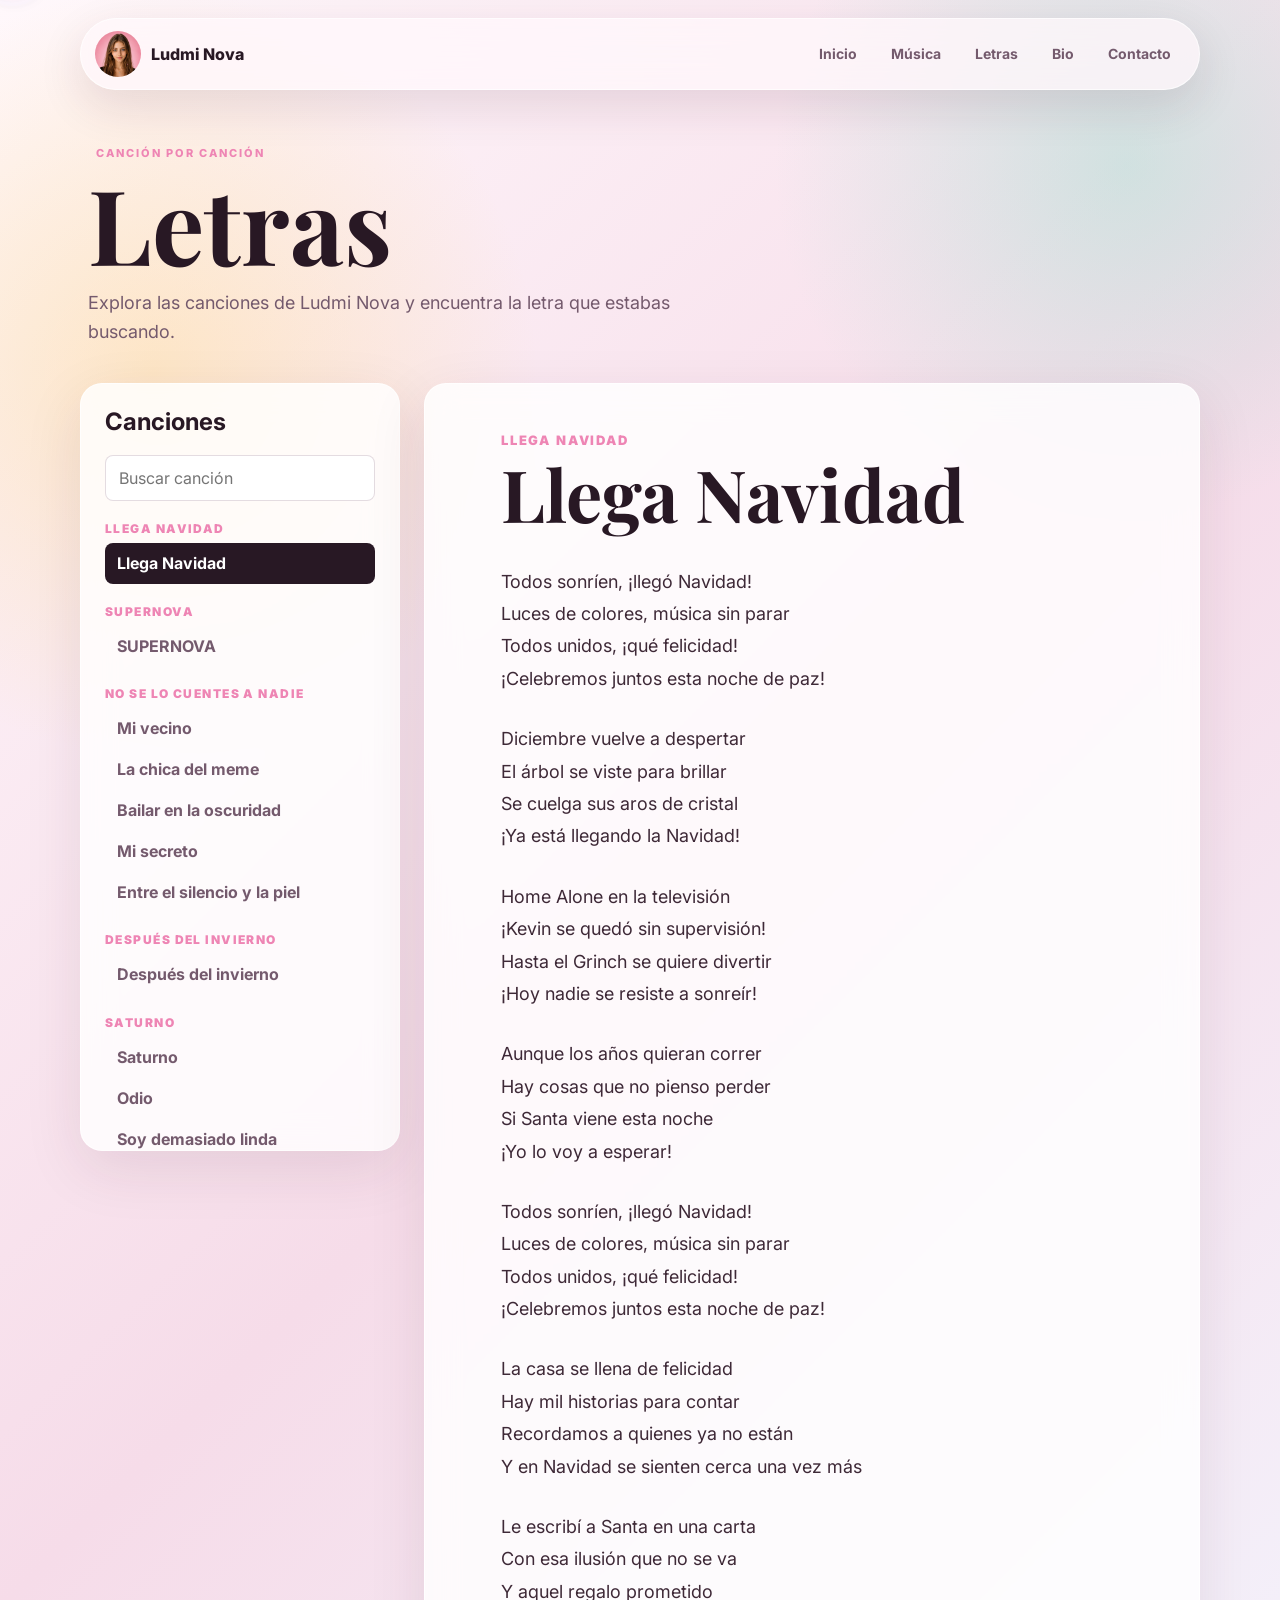
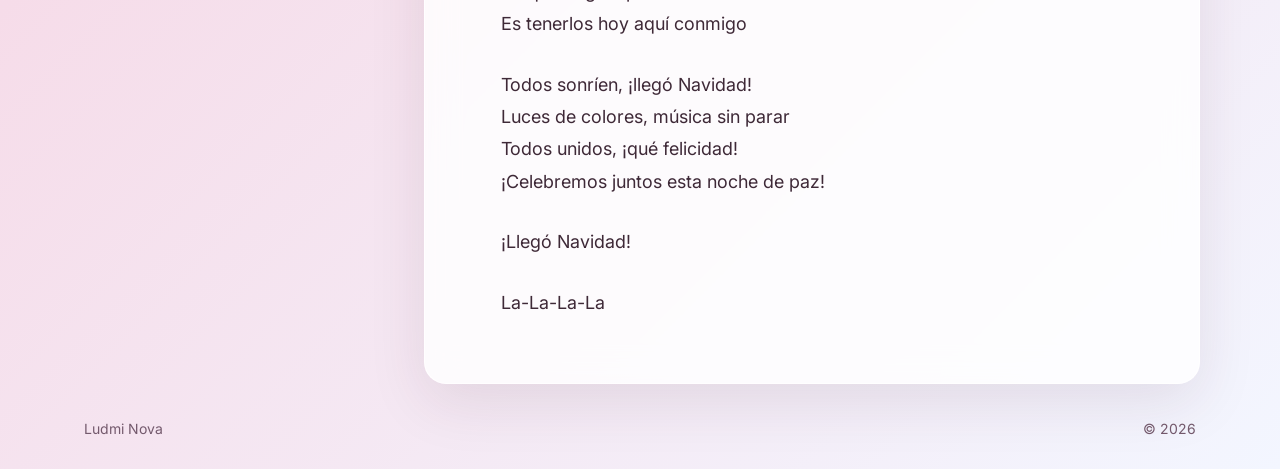
<file: letras.html>
<!DOCTYPE html>
<html lang="es">
<head>
  <meta charset="UTF-8">
  <meta name="viewport" content="width=device-width, initial-scale=1.0">
  <meta name="description" content="Letras de las canciones de Ludmi Nova.">
  <meta property="og:title" content="Letras | Ludmi Nova">
  <meta property="og:description" content="Encuentra las letras de todas las canciones de Ludmi Nova.">
  <meta property="og:image" content="ludmila.png">
  <meta property="og:type" content="website">
  <title>Letras | Ludmi Nova</title>
  <link rel="preconnect" href="https://fonts.googleapis.com">
  <link rel="preconnect" href="https://fonts.gstatic.com" crossorigin>
  <link href="https://fonts.googleapis.com/css2?family=Inter:wght@400;500;600;700;800&family=Playfair+Display:wght@700;800&display=swap" rel="stylesheet">
  <link rel="icon" href="favicon.png" type="image/png">
  <link rel="stylesheet" href="styles.css?v=20261123-3">
</head>
<body class="lyrics-page">
  <div class="floating-layer" aria-hidden="true"></div>

  <header class="site-header">
    <a class="brand" href="index.html#inicio" aria-label="Ir al inicio">
      <span class="brand-mark">
        <img src="profile.png" alt="">
      </span>
      <span class="brand-name">Ludmi Nova</span>
    </a>

    <nav class="site-nav" aria-label="Navegación principal">
      <a href="index.html#inicio">Inicio</a>
      <a href="index.html#musica">Música</a>
      <a href="letras.html" aria-current="page">Letras</a>
      <a class="nav-secondary" href="index.html#bio">Bio</a>
      <a class="nav-secondary" href="index.html#contacto">Contacto</a>
    </nav>
  </header>

  <main>
    <section class="lyrics-intro" aria-labelledby="lyrics-title">
      <p class="eyebrow">Canción por canción</p>
      <h1 id="lyrics-title">Letras</h1>
      <p>Explora las canciones de Ludmi Nova y encuentra la letra que estabas buscando.</p>
    </section>

    <section class="lyrics-browser" aria-label="Letras de canciones">
      <aside class="lyrics-directory" aria-label="Listado de canciones">
        <h2>Canciones</h2>
        <label class="sr-only" for="lyrics-search">Buscar una canción</label>
        <input class="lyrics-search" id="lyrics-search" type="search" placeholder="Buscar canción" autocomplete="off">
        <label class="sr-only" for="song-picker">Elegir una canción</label>
        <select class="song-picker" id="song-picker" aria-label="Elegir una canción"></select>
        <div class="song-list" id="song-list"></div>
      </aside>

      <article class="lyric-view" id="letra" aria-live="polite">
        <p class="lyrics-loading">Cargando letras…</p>
      </article>
    </section>
  </main>

  <footer class="site-footer">
    <span>Ludmi Nova</span>
    <span>&copy; <span id="year"></span></span>
  </footer>

  <script src="lyrics-data.js?v=20261123-1"></script>
  <script src="script.js?v=20261123-2"></script>
  <script src="lyrics.js?v=20261123-1"></script>
</body>
</html>
</file>
<file: styles.css>
:root {
  --ink: #281824;
  --muted: #745a6d;
  --rose: #f6dce9;
  --rose-strong: #ee85b4;
  --violet: #7c4ed8;
  --mint: #8ce0ca;
  --sun: #ffd36e;
  --paper: #fff8fb;
  --line: rgba(88, 40, 72, 0.16);
  --shadow: 0 24px 80px rgba(70, 25, 52, 0.2);
}

* {
  box-sizing: border-box;
}

.sr-only {
  position: absolute;
  width: 1px;
  height: 1px;
  padding: 0;
  margin: -1px;
  overflow: hidden;
  clip: rect(0, 0, 0, 0);
  white-space: nowrap;
  border: 0;
}

html {
  scroll-behavior: smooth;
}

body {
  margin: 0;
  min-height: 100vh;
  background:
    radial-gradient(circle at 12% 18%, rgba(255, 211, 110, 0.35), transparent 24rem),
    radial-gradient(circle at 88% 8%, rgba(140, 224, 202, 0.36), transparent 22rem),
    linear-gradient(135deg, #fff8fb 0%, #f6dce9 48%, #f3f6ff 100%);
  color: var(--ink);
  font-family: Inter, system-ui, -apple-system, BlinkMacSystemFont, "Segoe UI", sans-serif;
}

a {
  color: inherit;
  text-decoration: none;
}

.site-header {
  position: fixed;
  z-index: 20;
  top: 18px;
  left: 50%;
  display: flex;
  width: min(1120px, calc(100% - 32px));
  align-items: center;
  justify-content: space-between;
  gap: 18px;
  padding: 12px 14px;
  border: 1px solid rgba(255, 255, 255, 0.68);
  border-radius: 999px;
  background: rgba(255, 248, 251, 0.76);
  box-shadow: 0 16px 46px rgba(70, 25, 52, 0.12);
  backdrop-filter: blur(18px);
  transform: translateX(-50%);
}

.brand,
.site-nav,
.site-footer {
  display: flex;
  align-items: center;
}

.brand {
  gap: 10px;
  font-weight: 800;
}

.brand-mark {
  display: grid;
  width: 46px;
  height: 46px;
  place-items: center;
  border-radius: 50%;
  background: var(--ink);
  overflow: hidden;
}

.brand-mark img {
  display: block;
  width: 100%;
  height: 100%;
  object-fit: cover;
}

.site-nav {
  gap: 6px;
}

.site-nav a {
  min-height: 38px;
  padding: 10px 14px;
  border-radius: 999px;
  color: var(--muted);
  font-size: 14px;
  font-weight: 700;
}

.site-nav a:hover,
.site-nav a:focus-visible {
  background: rgba(238, 133, 180, 0.14);
  color: var(--ink);
  outline: none;
}

main {
  width: min(1120px, calc(100% - 32px));
  margin: 0 auto;
  padding: 108px 0 36px;
}

main > section {
  scroll-margin-top: 108px;
}

.hero {
  position: relative;
  display: grid;
  min-height: 690px;
  overflow: hidden;
  border: 1px solid rgba(255, 255, 255, 0.72);
  border-radius: 32px;
  background: #38202f;
  box-shadow: var(--shadow);
  isolation: isolate;
}

.hero-media {
  position: absolute;
  inset: 0;
  background-image:
    linear-gradient(90deg, rgba(40, 24, 36, 0.82) 0%, rgba(40, 24, 36, 0.58) 36%, rgba(40, 24, 36, 0.05) 68%),
    linear-gradient(0deg, rgba(40, 24, 36, 0.72), rgba(40, 24, 36, 0.04) 44%),
    url("ludmila.png");
  background-position: center, center, 54% center;
  background-size: cover;
  transform: scale(1.01);
  z-index: -2;
}

.hero::before {
  content: "";
  position: absolute;
  inset: 22px;
  border: 1px solid rgba(255, 255, 255, 0.38);
  border-radius: 24px;
  pointer-events: none;
}

.hero-copy {
  align-self: end;
  width: min(620px, 100%);
  padding: 0 52px 58px;
  color: white;
}

.eyebrow {
  margin: 0 0 16px;
  padding-left: 8px;
  color: var(--rose-strong);
  font-size: 11px;
  font-weight: 800;
  letter-spacing: 0.18em;
  text-transform: uppercase;
}

.hero .eyebrow {
  color: #ffd9e9;
  text-shadow: 0 2px 14px rgba(0, 0, 0, 0.35);
}

h1,
h2,
h3,
p {
  margin-top: 0;
}

h1,
h2 {
  font-family: "Playfair Display", Georgia, serif;
  line-height: 0.94;
}

h2 {
  margin-bottom: 0;
  font-size: clamp(42px, 8vw, 78px);
}

h3 {
  margin-bottom: 12px;
  font-size: clamp(28px, 5vw, 48px);
  line-height: 1;
}

.hero-text {
  max-width: 520px;
  padding-left: 8px;
  margin-bottom: 30px;
  color: rgba(255, 255, 255, 0.88);
  font-size: clamp(16px, 1.5vw, 20px);
  line-height: 1.55;
}

.platform-links {
  display: grid;
  grid-template-columns: repeat(3, minmax(0, 150px));
  gap: 10px;
  width: fit-content;
  max-width: 100%;
  margin: 0 0 18px;
}

.platform-link {
  display: flex;
  width: 100%;
  min-width: 0;
  min-height: 48px;
  align-items: center;
  justify-content: flex-start;
  gap: 9px;
  padding: 8px 12px;
  border: 1px solid rgba(255, 255, 255, 0.48);
  border-radius: 999px;
  background: rgba(24, 15, 22, 0.54);
  color: white;
  font-size: 13px;
  font-weight: 800;
  text-align: left;
  backdrop-filter: blur(12px);
  transition: transform 180ms ease, background 180ms ease;
}

.platform-link:hover,
.platform-link:focus-visible {
  transform: translateY(-2px);
  background: rgba(24, 15, 22, 0.72);
  outline: none;
}

.platform-mark {
  display: grid;
  flex: 0 0 auto;
  width: 30px;
  height: 30px;
  place-items: center;
  border-radius: 50%;
  overflow: hidden;
}

.platform-mark img {
  display: block;
  width: 100%;
  height: 100%;
  object-fit: cover;
}

.platform-link > span:last-child {
  flex: 1;
  min-width: 0;
  text-align: center;
}

.hero-logo {
  display: block;
  width: min(520px, 60%);
  height: auto;
  margin: 0 0 16px -14px;
  filter: drop-shadow(0 18px 32px rgba(0, 0, 0, 0.34));
  transform: scale(1.28);
  transform-origin: left center;
}

.button {
  display: inline-flex;
  min-height: 48px;
  align-items: center;
  justify-content: center;
  border: 1px solid transparent;
  border-radius: 999px;
  padding: 13px 20px;
  font-weight: 800;
  transition: transform 180ms ease, box-shadow 180ms ease, background 180ms ease;
}

.button:hover,
.button:focus-visible,
.social-link:hover,
.social-link:focus-visible {
  transform: translateY(-2px);
  outline: none;
}

.button.primary {
  background: white;
  color: var(--ink);
  box-shadow: 0 16px 34px rgba(0, 0, 0, 0.18);
}

.button.secondary {
  border-color: rgba(255, 255, 255, 0.58);
  background: rgba(255, 255, 255, 0.14);
  color: white;
  backdrop-filter: blur(14px);
}

.button.compact {
  min-width: 180px;
  color: var(--ink);
  border-color: var(--line);
  background: #ffffff;
}

.section,
.bio-section,
.music-section,
.contact-section {
  margin-top: 24px;
  padding: 44px;
  border: 1px solid rgba(255, 255, 255, 0.72);
  border-radius: 28px;
  background: rgba(255, 248, 251, 0.72);
  box-shadow: 0 18px 58px rgba(70, 25, 52, 0.1);
  backdrop-filter: blur(16px);
}

.section-heading {
  display: flex;
  align-items: end;
  justify-content: space-between;
  gap: 24px;
  margin-bottom: 26px;
}

.social-grid {
  display: grid;
  grid-template-columns: repeat(auto-fit, minmax(260px, 1fr));
  gap: 16px;
}

.social-link {
  display: flex;
  min-height: 154px;
  align-items: center;
  justify-content: flex-start;
  gap: 18px;
  overflow: hidden;
  border: 1px solid var(--line);
  border-radius: 18px;
  padding: 22px;
  background: white;
  box-shadow: 0 12px 34px rgba(70, 25, 52, 0.08);
  transition: transform 180ms ease, box-shadow 180ms ease;
}

.social-link:hover,
.social-link:focus-visible {
  box-shadow: 0 20px 44px rgba(70, 25, 52, 0.16);
}

.social-icon {
  display: grid;
  flex: 0 0 auto;
  width: 58px;
  height: 58px;
  place-items: center;
  border-radius: 50%;
  overflow: hidden;
  background: var(--ink);
  box-shadow: inset 0 0 0 1px rgba(255, 255, 255, 0.72);
}

.social-icon img {
  display: block;
  width: 100%;
  height: 100%;
  object-fit: cover;
}

.social-link strong,
.social-link small {
  display: block;
}

.social-link strong {
  margin-bottom: 7px;
  font-size: 24px;
}

.social-link small,
.bio-copy p,
.bio-facts dd,
.release-panel p,
.contact-copy p {
  color: var(--muted);
  line-height: 1.6;
}

.bio-section {
  background:
    linear-gradient(135deg, rgba(140, 224, 202, 0.2), transparent 44%),
    rgba(255, 248, 251, 0.76);
}

.bio-content {
  display: grid;
  grid-template-columns: minmax(0, 1.3fr) minmax(280px, 0.7fr);
  gap: 24px;
  align-items: start;
}

.bio-copy {
  max-width: 680px;
}

.bio-copy p {
  margin-bottom: 16px;
  font-size: clamp(17px, 2vw, 21px);
}

.bio-copy p:last-child {
  margin-bottom: 0;
}

.bio-facts {
  display: grid;
  gap: 12px;
  margin: 0;
}

.bio-facts div {
  padding: 18px;
  border: 1px solid var(--line);
  border-radius: 18px;
  background: rgba(255, 255, 255, 0.78);
}

.bio-facts dt {
  margin-bottom: 6px;
  color: var(--rose-strong);
  font-size: 11px;
  font-weight: 900;
  letter-spacing: 0.14em;
  text-transform: uppercase;
}

.bio-facts dd {
  margin: 0;
  color: var(--ink);
  font-size: 18px;
  font-weight: 800;
}

.release-grid {
  display: grid;
  grid-template-columns: repeat(2, minmax(0, 1fr));
  gap: 18px;
}

.release-card {
  display: grid;
  grid-template-columns: minmax(150px, 42%) 1fr;
  padding: 12px;
  overflow: hidden;
  border: 1px solid var(--line);
  border-radius: 18px;
  background: white;
  box-shadow: 0 12px 34px rgba(70, 25, 52, 0.08);
}

.release-card.new-release {
  border: 3px solid var(--rose-strong);
}

.release-card.new-release .release-label {
  color: var(--rose-strong);
}

.release-card > img {
  width: 100%;
  height: auto;
  aspect-ratio: 1;
  border-radius: 8px;
  object-fit: cover;
  cursor: zoom-in;
  transition: transform 180ms ease, box-shadow 180ms ease;
}

.release-card > img:hover,
.release-card > img:focus-visible {
  transform: scale(1.015);
  box-shadow: 0 10px 28px rgba(70, 25, 52, 0.18);
  outline: 3px solid rgba(238, 133, 180, 0.72);
  outline-offset: 3px;
}

.cover-dialog {
  max-width: none;
  max-height: none;
  margin: auto;
  padding: 0;
  overflow: visible;
  border: 0;
  background: transparent;
}

.cover-dialog::backdrop {
  background: rgba(24, 15, 22, 0.9);
  backdrop-filter: blur(8px);
}

.cover-dialog-image {
  display: block;
  width: auto;
  max-width: min(92vw, 1200px);
  height: auto;
  max-height: 88svh;
  border-radius: 8px;
  object-fit: contain;
  box-shadow: 0 28px 90px rgba(0, 0, 0, 0.48);
}

.cover-dialog-close {
  position: absolute;
  z-index: 1;
  top: 10px;
  right: 10px;
  display: grid;
  width: 44px;
  height: 44px;
  place-items: center;
  border: 1px solid rgba(255, 255, 255, 0.5);
  border-radius: 50%;
  background: rgba(24, 15, 22, 0.72);
  color: white;
  font: 400 30px/1 Inter, system-ui, sans-serif;
  cursor: pointer;
  backdrop-filter: blur(10px);
}

.cover-dialog-close:hover,
.cover-dialog-close:focus-visible {
  background: var(--rose-strong);
  outline: 3px solid rgba(255, 255, 255, 0.72);
  outline-offset: 2px;
}

.release-card-copy {
  display: flex;
  min-width: 0;
  flex-direction: column;
  justify-content: flex-start;
  align-items: flex-start;
  padding: 22px;
}

.release-card h3 {
  margin-bottom: 20px;
  font-size: clamp(24px, 2.7vw, 38px);
}

.release-link {
  display: inline-flex;
  min-height: 42px;
  align-items: center;
  justify-content: center;
  gap: 8px;
  border-radius: 999px;
  padding: 10px 15px;
  background: var(--ink);
  color: white;
  font-size: 13px;
  font-weight: 800;
  transition: transform 180ms ease, background 180ms ease;
}

.release-link-icon {
  width: 18px;
  height: 18px;
  flex: 0 0 18px;
  border-radius: 50%;
  object-fit: cover;
}

.release-link:hover,
.release-link:focus-visible {
  transform: translateY(-2px);
  background: #4a2b42;
  outline: none;
}

.release-link.disabled {
  opacity: 0.55;
  pointer-events: none;
}

.release-label {
  margin-bottom: 12px;
  color: var(--violet);
  font-weight: 900;
  letter-spacing: 0.12em;
  text-transform: uppercase;
}

.contact-section {
  display: flex;
  align-items: center;
  justify-content: space-between;
  gap: 28px;
  background: var(--ink);
  color: white;
}

.contact-copy {
  max-width: 680px;
}

.contact-copy p {
  margin-bottom: 0;
  color: rgba(255, 255, 255, 0.72);
}

.site-footer {
  width: min(1120px, calc(100% - 32px));
  justify-content: space-between;
  margin: 0 auto;
  padding: 0 4px 32px;
  color: var(--muted);
  font-size: 14px;
}

.lyrics-page main {
  padding-top: 128px;
}

.lyrics-intro {
  max-width: 760px;
  margin-bottom: 36px;
  padding: 18px 8px 0;
}

.lyrics-intro h1 {
  margin: 0 0 18px;
  font-size: clamp(54px, 10vw, 104px);
  line-height: 0.9;
}

.lyrics-intro > p:last-child {
  max-width: 650px;
  margin-bottom: 0;
  color: var(--muted);
  font-size: 18px;
  line-height: 1.65;
}

.lyrics-browser {
  display: grid;
  grid-template-columns: minmax(250px, 320px) minmax(0, 1fr);
  gap: 24px;
  align-items: start;
}

.lyrics-directory,
.lyric-view {
  border: 1px solid rgba(255, 255, 255, 0.72);
  border-radius: 22px;
  background: rgba(255, 255, 255, 0.82);
  box-shadow: 0 18px 58px rgba(70, 25, 52, 0.1);
  backdrop-filter: blur(16px);
}

.lyrics-directory {
  position: sticky;
  top: 110px;
  max-height: calc(100vh - 132px);
  overflow: auto;
  padding: 24px;
}

.lyrics-directory h2 {
  margin: 0 0 18px;
  font-family: Inter, system-ui, sans-serif;
  font-size: 24px;
  line-height: 1.2;
}

.lyrics-search,
.song-picker {
  width: 100%;
  min-height: 46px;
  border: 1px solid var(--line);
  border-radius: 8px;
  background: white;
  color: var(--ink);
  font: inherit;
}

.lyrics-search {
  margin-bottom: 22px;
  padding: 10px 13px;
}

.lyrics-search:focus,
.song-picker:focus {
  border-color: var(--rose-strong);
  outline: 3px solid rgba(238, 133, 180, 0.2);
}

.song-picker {
  display: none;
  padding: 10px 38px 10px 12px;
}

.song-group + .song-group {
  margin-top: 22px;
}

.song-group-title {
  margin: 0 0 8px;
  color: var(--rose-strong);
  font-size: 12px;
  font-weight: 900;
  letter-spacing: 0.12em;
  text-transform: uppercase;
}

.song-button {
  display: block;
  width: 100%;
  border: 0;
  border-radius: 8px;
  padding: 10px 12px;
  background: transparent;
  color: var(--muted);
  font: inherit;
  font-weight: 700;
  line-height: 1.3;
  text-align: left;
  cursor: pointer;
}

.song-button:hover,
.song-button:focus-visible {
  background: rgba(238, 133, 180, 0.12);
  color: var(--ink);
  outline: none;
}

.song-button.active {
  background: var(--ink);
  color: white;
}

.song-empty {
  color: var(--muted);
  line-height: 1.5;
}

.lyric-view {
  min-height: 560px;
  padding: 48px clamp(24px, 7vw, 76px) 64px;
}

.lyric-album {
  margin-bottom: 12px;
  color: var(--rose-strong);
  font-size: 13px;
  font-weight: 900;
  letter-spacing: 0.14em;
  text-transform: uppercase;
}

.lyric-view h2 {
  margin-bottom: 38px;
  font-size: clamp(42px, 7vw, 72px);
  overflow-wrap: anywhere;
}

.lyric-body {
  max-width: 660px;
}

.lyric-body p {
  margin-bottom: 28px;
  color: #3e2937;
  font-size: 18px;
  line-height: 1.8;
  white-space: pre-line;
}

.lyric-body p:last-child {
  margin-bottom: 0;
}

.lyrics-loading,
.lyrics-error {
  color: var(--muted);
  font-size: 18px;
  line-height: 1.6;
}

.float-item {
  position: fixed;
  z-index: 2;
  top: -48px;
  color: rgba(238, 133, 180, 0.58);
  filter: drop-shadow(0 8px 18px rgba(124, 78, 216, 0.18));
  pointer-events: none;
  animation: drift var(--duration) linear var(--delay) infinite;
}

.float-item.saturn {
  color: rgba(124, 78, 216, 0.48);
}

.float-item svg {
  display: block;
  width: var(--size);
  height: var(--size);
}

@keyframes drift {
  0% {
    transform: translate3d(var(--x), -60px, 0) rotate(0deg);
    opacity: 0;
  }
  10%,
  80% {
    opacity: 1;
  }
  100% {
    transform: translate3d(calc(var(--x) + var(--sway)), calc(100vh + 80px), 0) rotate(220deg);
    opacity: 0;
  }
}

@media (max-width: 820px) {
  .site-header {
    top: 10px;
    width: calc(100% - 20px);
  }

  .brand-name {
    display: none;
  }

  .site-nav a {
    padding-inline: 10px;
    font-size: 13px;
  }

  main {
    width: calc(100% - 20px);
    padding-top: 82px;
  }

  .hero {
    height: calc(100svh - 92px);
    min-height: 560px;
    max-height: 720px;
    border-radius: 24px;
  }

  .hero-media {
    background-image: url("ludmila.png");
    background-position: 42% center;
    background-size: cover;
  }

  .hero-copy {
    align-self: stretch;
    display: flex;
    width: 100%;
    flex-direction: column;
    justify-content: flex-end;
    padding: 0 24px 34px;
  }

  .hero .eyebrow,
  .hero-text {
    display: none;
  }

  .platform-links {
    order: 2;
    grid-template-columns: repeat(3, minmax(0, 1fr));
    width: 100%;
    gap: 6px;
    margin-bottom: 0;
  }

  .platform-link {
    min-height: 44px;
    gap: 5px;
    padding: 6px 7px;
    font-size: 10px;
  }

  .platform-mark {
    width: 25px;
    height: 25px;
    font-size: 11px;
  }

  .hero-logo {
    width: min(132px, 44%);
    margin: 0 0 16px;
    transform: none;
    transform-origin: left center;
  }

  /*.hero .eyebrow,
  .hero-text {
    display: none;
  }*/

  .section,
  .bio-section,
  .music-section,
  .contact-section {
    padding: 28px 20px;
    border-radius: 22px;
  }

  .section-heading,
  .bio-content,
  .contact-section {
    display: block;
  }

  .bio-copy {
    margin-bottom: 22px;
  }

  .social-grid {
    grid-template-columns: 1fr;
  }

  .social-link {
    min-height: 132px;
  }

  .contact-section .button {
    width: 100%;
    margin-top: 22px;
  }

  .release-grid {
    grid-template-columns: 1fr;
  }

  .release-card {
    grid-template-columns: 128px minmax(0, 1fr);
  }

  .release-card-copy {
    padding: 16px;
  }

  .release-card h3 {
    margin-bottom: 14px;
    font-size: 24px;
  }

  .release-link {
    min-height: 38px;
    padding: 8px 12px;
    font-size: 12px;
  }

  .lyrics-page main {
    padding-top: 92px;
  }

  .lyrics-intro {
    margin-bottom: 24px;
    padding-inline: 4px;
  }

  .lyrics-intro h1 {
    font-size: 58px;
  }

  .lyrics-intro > p:last-child {
    font-size: 16px;
  }

  .lyrics-browser {
    grid-template-columns: 1fr;
    gap: 16px;
  }

  .lyrics-directory {
    position: static;
    max-height: none;
    padding: 18px;
  }

  .lyrics-directory h2 {
    margin-bottom: 12px;
    font-size: 20px;
  }

  .lyrics-search,
  .song-list {
    display: none;
  }

  .song-picker {
    display: block;
  }

  .lyric-view {
    min-height: 0;
    padding: 34px 22px 44px;
  }

  .lyric-view h2 {
    margin-bottom: 28px;
    font-size: 42px;
  }

  .lyric-body p {
    margin-bottom: 24px;
    font-size: 17px;
    line-height: 1.75;
  }
}

@media (max-width: 420px) {
  .site-header {
    gap: 6px;
    padding: 8px 10px;
  }

  .brand {
    flex: 0 0 auto;
  }

  .brand-mark {
    width: 40px;
    height: 40px;
  }

  .site-nav {
    flex: 1;
    justify-content: flex-end;
    gap: 0;
  }

  .site-nav a {
    min-height: 34px;
    padding: 8px 5px;
    font-size: 10px;
  }

  main {
    padding-top: 70px;
  }

  .hero {
    height: calc(100svh - 80px);
  }

  main > section {
    scroll-margin-top: 82px;
  }

  .lyrics-page main {
    padding-top: 82px;
  }

  .lyrics-intro h1 {
    font-size: 50px;
  }

  .lyric-view h2 {
    font-size: 36px;
  }
}

@media (prefers-reduced-motion: reduce) {
  *,
  *::before,
  *::after {
    scroll-behavior: auto !important;
  }

  .float-item {
    display: none;
  }
}
</file>
